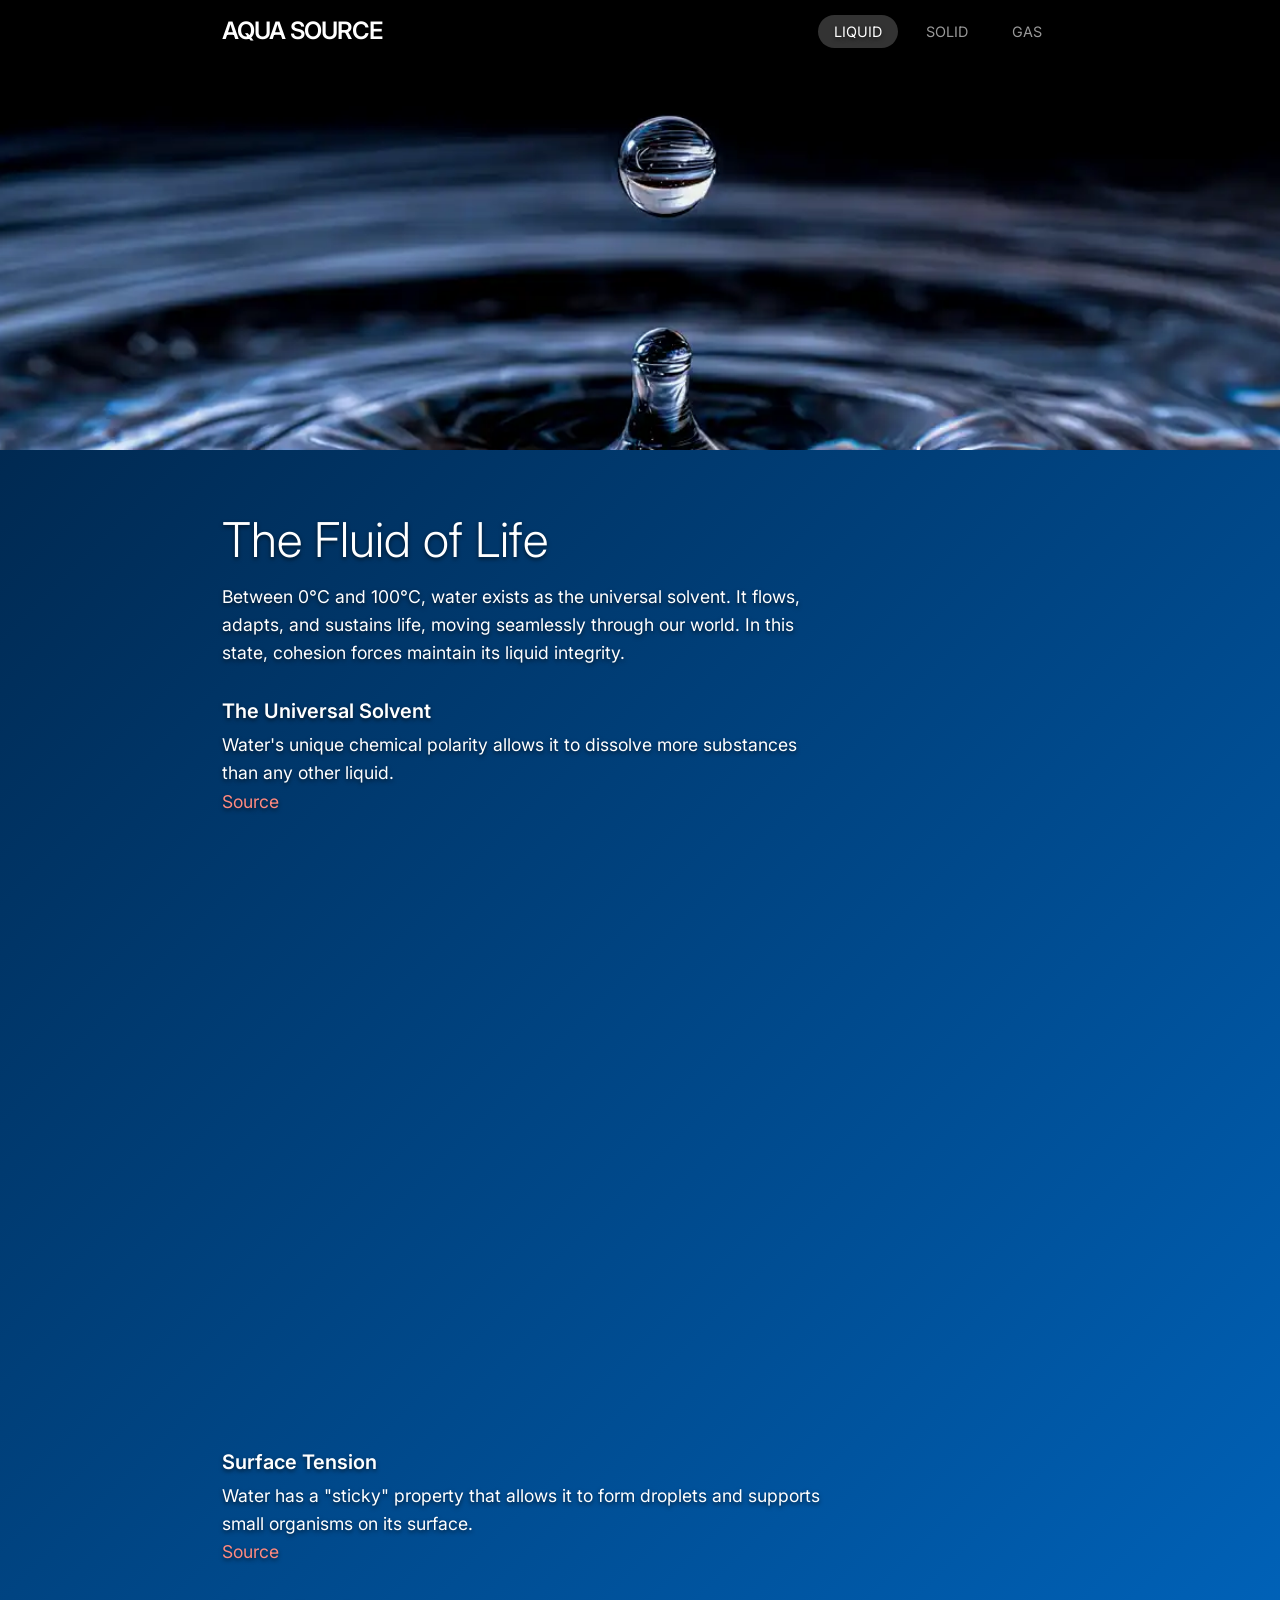
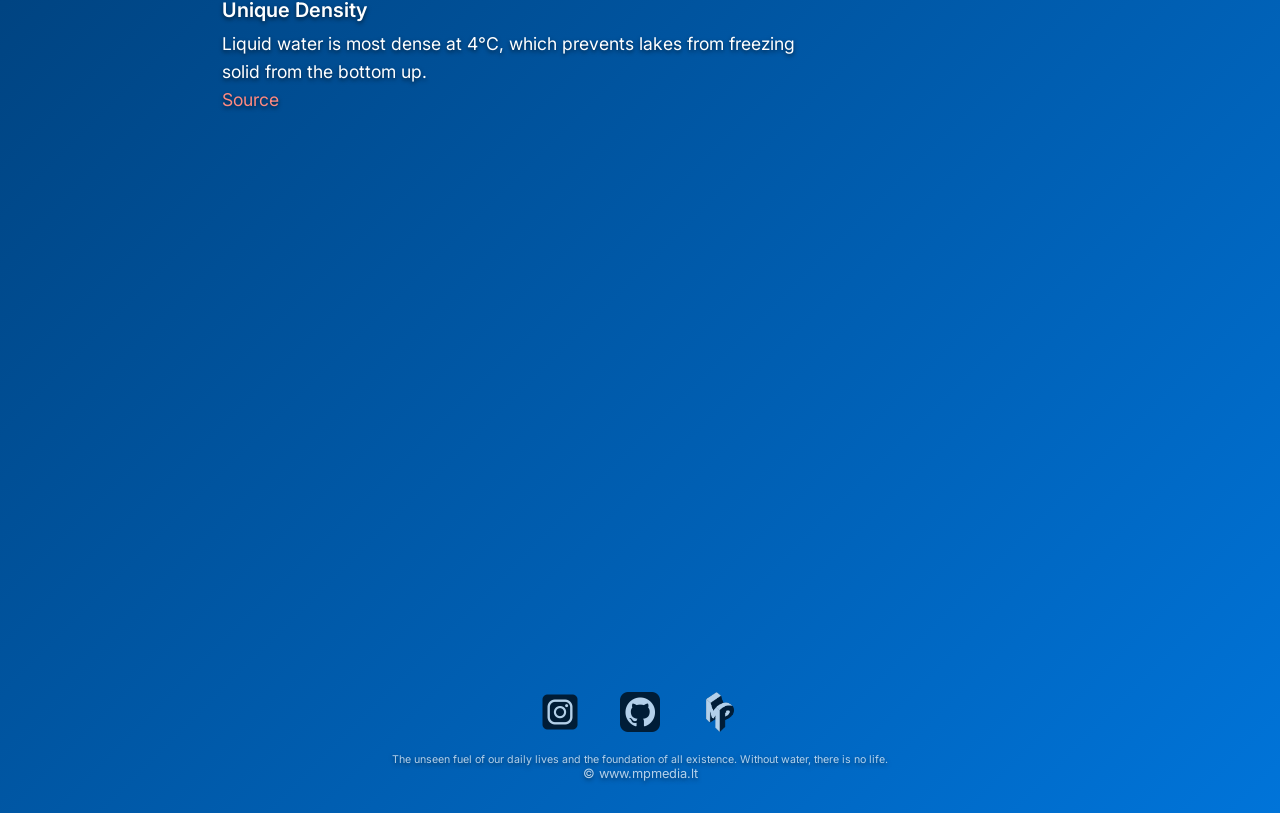
<file: index.html>
<!DOCTYPE html>
<html lang="en">
<head>
    <meta charset="UTF-8">
    <meta name="viewport" content="width=device-width, initial-scale=1.0">
    <title>Aqua Source</title>
    <link rel="stylesheet" href="style.css">
    <link rel="icon" type="image/x-icon" href="IMG/favicon.ico">
</head>
<body class="page-0">

<div id="app">
    <header>
        <div class="brand">Aqua Source</div>
        <nav id="navigation">
            <a href="index.html" class="active">LIQUID</a>
            <a href="solid.html">SOLID</a>
            <a href="gas.html">GAS</a>
        </nav>
    </header>
    
    <main id="viewport">
        <div class="photo-section" style="background-image: url('IMG/water_01_01.webp')"></div>
        <div class="text-section">
            <h1>The Fluid of Life</h1>
            <p class="description">Between 0°C and 100°C, water exists as the universal solvent. 
                It flows, adapts, and sustains life, moving seamlessly through our world. 
                In this state, cohesion forces maintain its liquid integrity.
            </p>

            <h2>The Universal Solvent</h2>
            <p class="description">Water's unique chemical polarity allows it to dissolve more substances than any 
                other liquid.
                <a class="info-source" href="https://www.usgs.gov/water-science-school/science/water-universal-solvent#:~:text=Water%20is%20called%20the%20%22universal,chemicals%2C%20minerals%2C%20and%20nutrients." target="_blank">
                    <br>Source
                </a>
            </p>
        </div>

        <div class="photo-section" style="background-image: url('IMG/water_01_02.webp')"></div>
        <div class="text-section">
            <h2>Surface Tension</h2>
            <p class="description">Water has a "sticky" property that allows it to form droplets 
                and supports small 
                organisms on its surface.
                <a class="info-source" href="https://www.nasa.gov/missions/station/iss-research/station-science-101-research-in-microgravity-higher-faster-longer" target="_blank">
                    <br>Source
                </a>
            </p>

            <h2>Unique Density</h2>
            <p class="description">Liquid water is most dense at 4°C, which prevents lakes from freezing solid from 
                the bottom up.
                <a class="info-source" href="https://www.usgs.gov/water-science-school/science/water-density" target="_blank">
                    <br>Source
                </a>
            </p> 
        </div>

        <div class="photo-section" style="background-image: url('IMG/water_01_03.webp')"></div>
    </main>

    <footer>
        
        <div class="footer-logo-container">
            <a href="https://www.instagram.com/m.petrauskas/" target="_blank"><img src="IMG/instagram_logo.png" alt=""></a>
            <a href="https://github.com/mantodinas" target="_blank"><img src="IMG/github_logo.png" alt=""></a>
            <a href="https://www.mpmedia.lt" target="_blank"><img src="IMG/mpmedia_logo.png" alt=""></a>
        </div>
        <small>The unseen fuel of our daily lives and the foundation of all existence. Without water, there is no life.</small>
        <br>&copy; www.mpmedia.lt
        
    </footer>
</div>

</body>
</html>
</file>
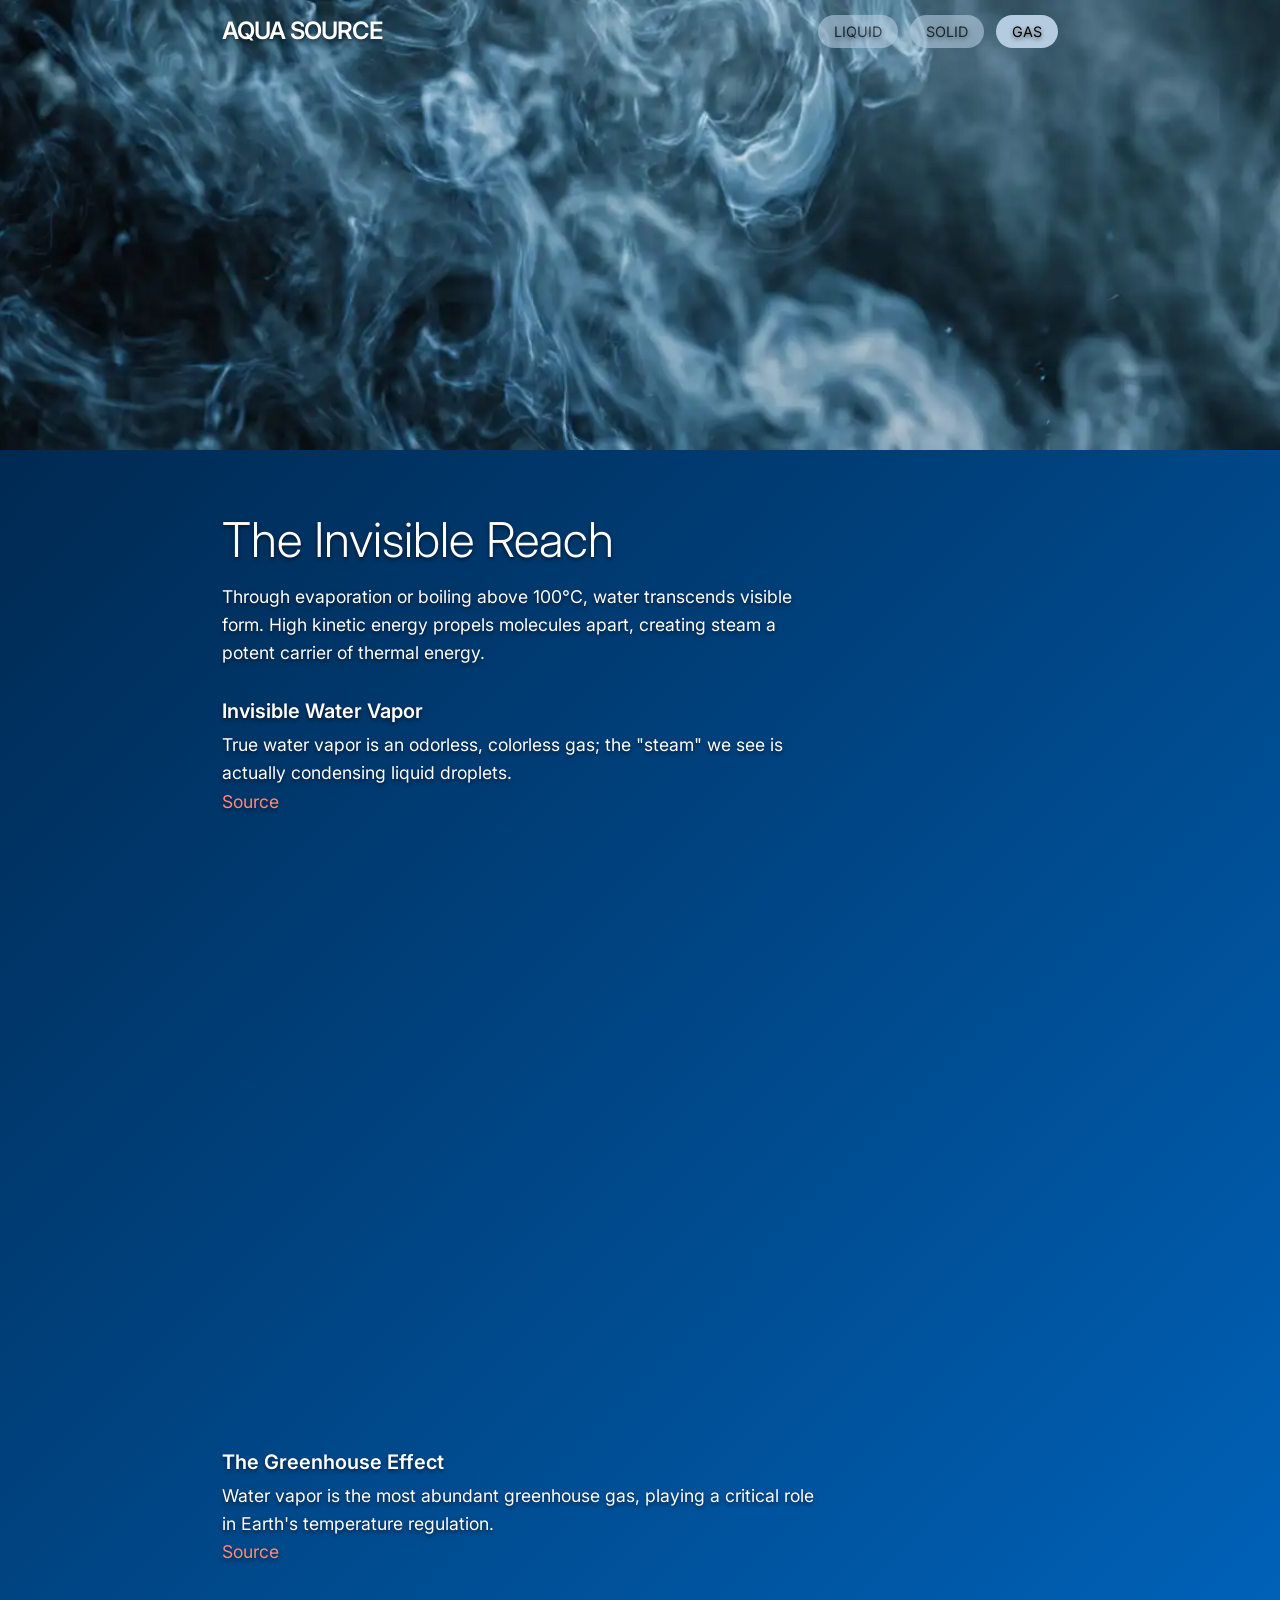
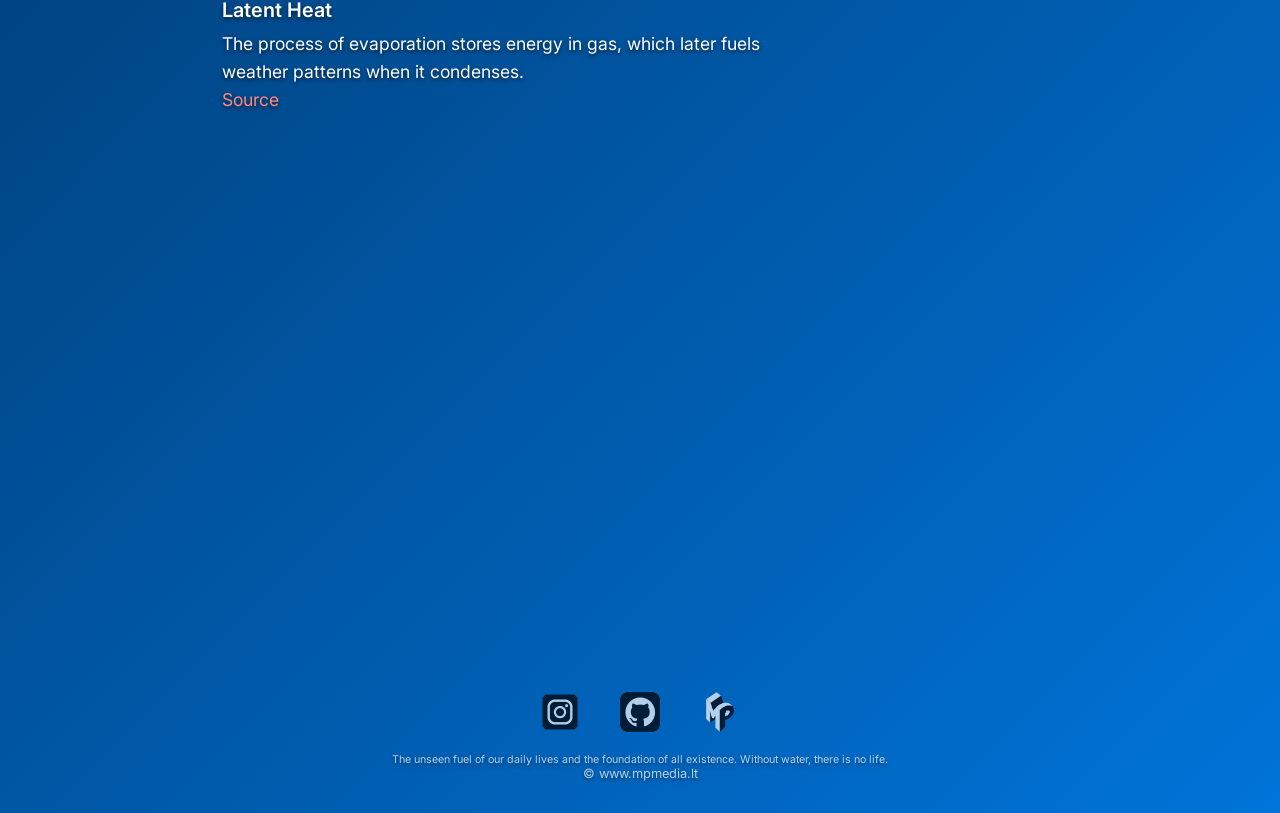
<file: gas.html>
<!DOCTYPE html>
<html lang="en">
<head>
    <meta charset="UTF-8">
    <meta name="viewport" content="width=device-width, initial-scale=1.0">
    <title>Aqua Source</title>
    <link rel="stylesheet" href="style.css">
    <link rel="icon" type="image/x-icon" href="IMG/favicon.ico">
</head>
<body class="page-2">

<div id="app">
    <header>
        <div class="brand">Aqua Source</div>
        <nav id="navigation">
            <a href="index.html">LIQUID</a>
            <a href="solid.html">SOLID</a>
            <a href="gas.html" class="active">GAS</a>
        </nav>
    </header>
    
    <main id="viewport">
        <div class="photo-section" style="background-image: url('IMG/water_03_01.webp')"></div>
        <div class="text-section">
            <h1>The Invisible Reach</h1>
            <p class="description">Through evaporation or boiling above 100°C, water transcends 
                visible form. High kinetic energy propels molecules apart, creating steam a potent 
                carrier of thermal energy.
            </p>

            <h2>Invisible Water Vapor</h2>
            <p class="description">True water vapor is an odorless, colorless gas; the "steam" we 
                see is actually condensing liquid droplets.
                <a class="info-source" href="https://courses.ems.psu.edu/learningweather/node/60" target="_blank">
                    <br>Source
                </a>
            </p>
        </div>

        <div class="photo-section" style="background-image: url('IMG/water_03_02.webp')"></div>
        <div class="text-section">  
            <h2>The Greenhouse Effect</h2>
            <p class="description">Water vapor is the most abundant greenhouse gas, playing a critical 
                role in Earth's temperature regulation.
                <a class="info-source" href="https://science.nasa.gov/earth/climate-change/steamy-relationships-how-atmospheric-water-vapor-amplifies-earths-greenhouse-effect/" target="_blank">
                    <br>Source
                </a>
            </p>

            <h2>Latent Heat</h2>
            <p class="description">The process of evaporation stores energy in gas, which later fuels 
                weather patterns when it condenses.
                <a class="info-source" href="https://science.gsfc.nasa.gov/earth/climate/researchareas/155" target="_blank">
                    <br>Source
                </a>
            </p>
        </div>

        <div class="photo-section" style="background-image: url('IMG/water_03_03.webp')"></div>
    </main>

    <footer>
        <div class="footer-logo-container">
            <a href="https://www.instagram.com/m.petrauskas/" target="_blank"><img src="IMG/instagram_logo.png" alt=""></a>
            <a href="https://github.com/mantodinas" target="_blank"><img src="IMG/github_logo.png" alt=""></a>
            <a href="https://www.mpmedia.lt" target="_blank"><img src="IMG/mpmedia_logo.png" alt=""></a>
        </div>
        <small>The unseen fuel of our daily lives and the foundation of all existence. Without water, there is no life.</small>
        <br>&copy; www.mpmedia.lt
    </footer>
</div>

</body>
</html>
</file>
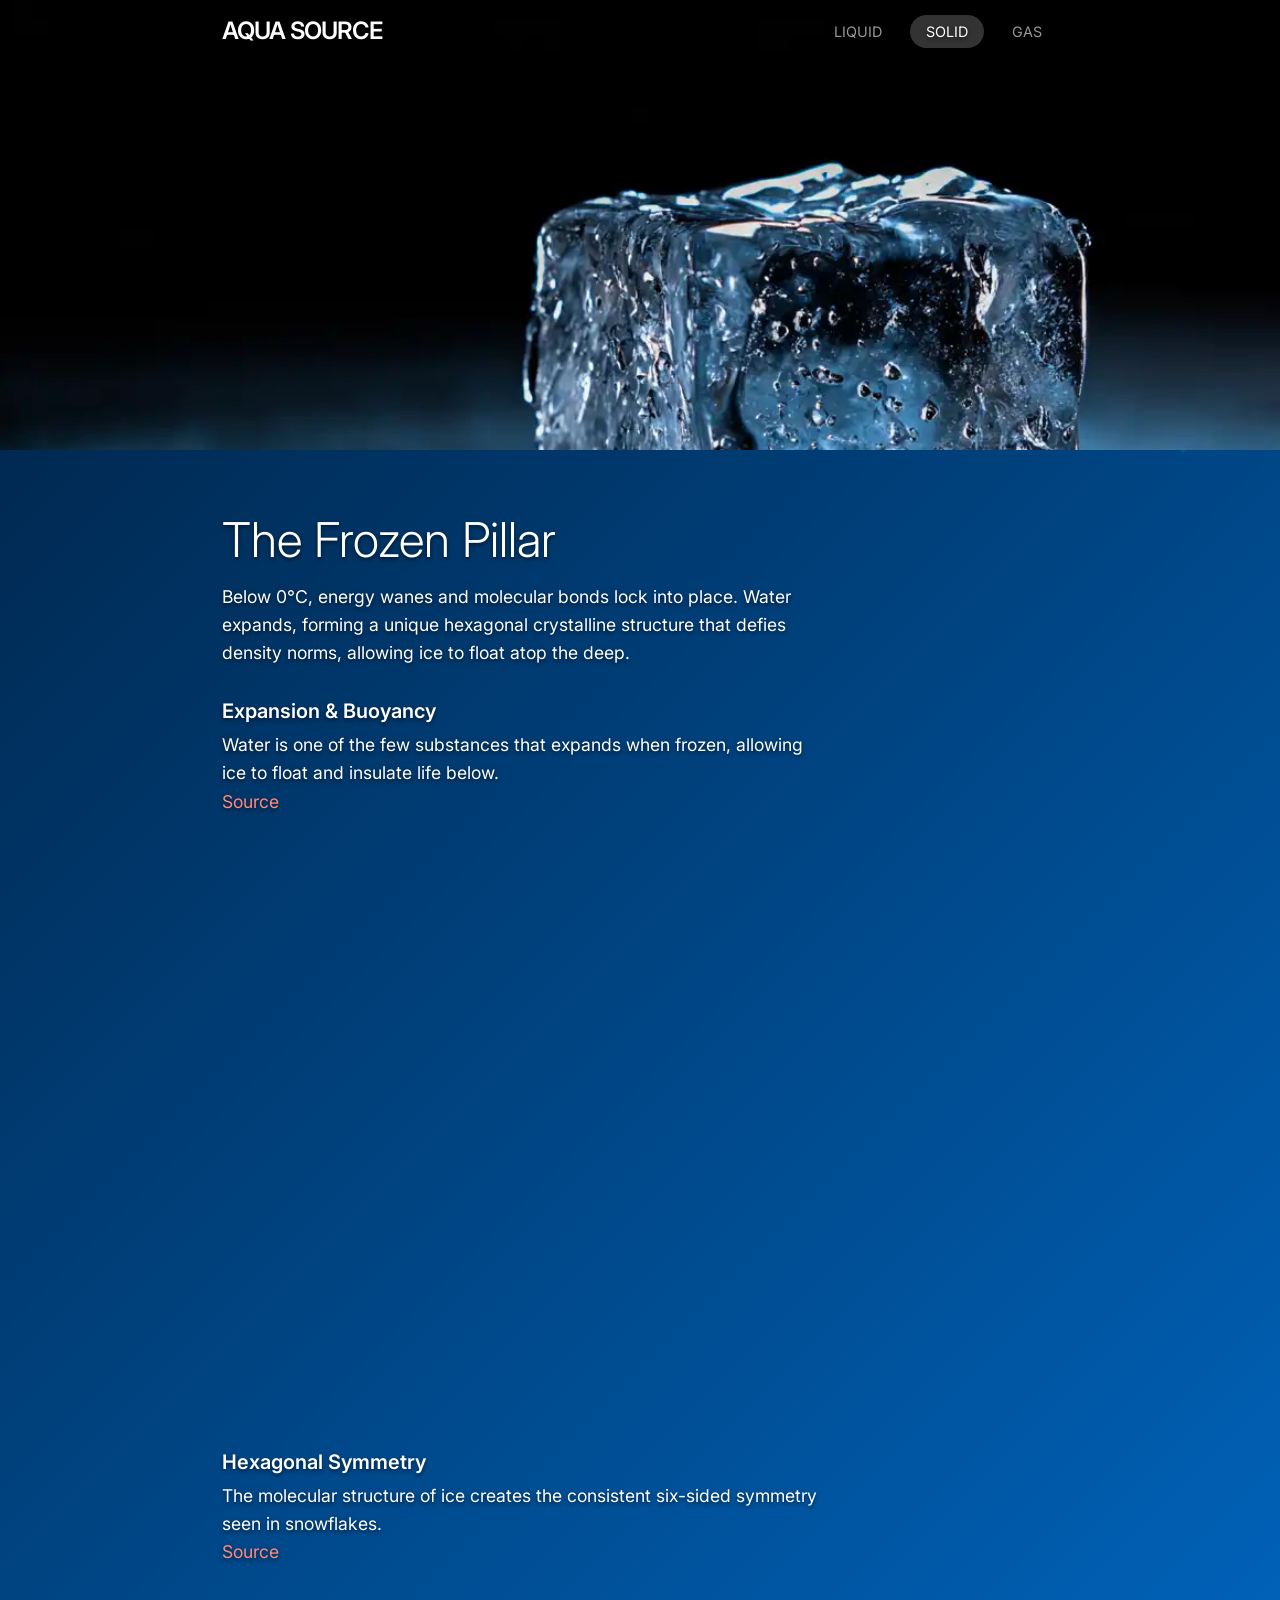
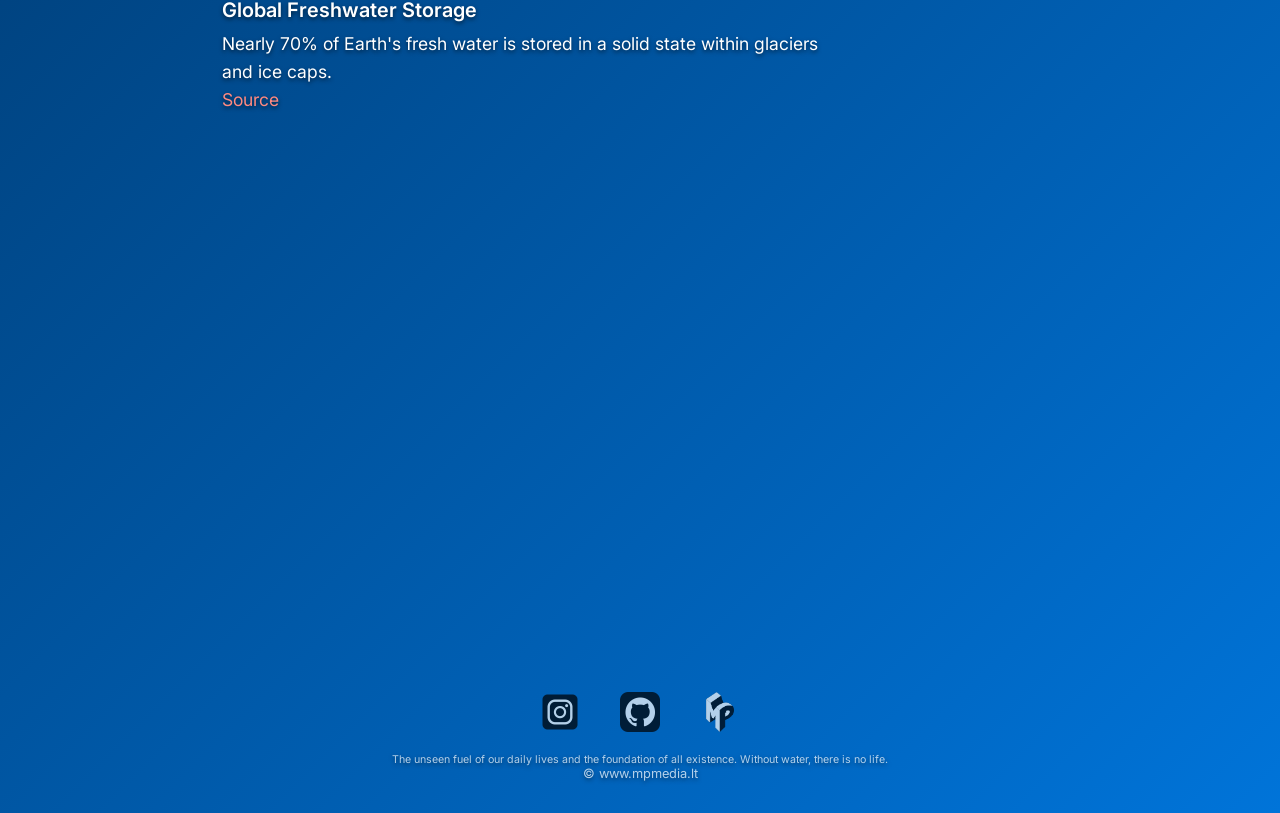
<file: solid.html>
<!DOCTYPE html>
<html lang="en">
<head>
    <meta charset="UTF-8">
    <meta name="viewport" content="width=device-width, initial-scale=1.0">
    <title>Aqua Source</title>
    <link rel="stylesheet" href="style.css">
    <link rel="icon" type="image/x-icon" href="IMG/favicon.ico">
</head>
<body class="page-1">

<div id="app">
    <header>
        <div class="brand">Aqua Source</div>
        <nav id="navigation">
            <a href="index.html">LIQUID</a>
            <a href="solid.html" class="active">SOLID</a>
            <a href="gas.html">GAS</a>
        </nav>
    </header>
    
    <main id="viewport">
        <div class="photo-section" style="background-image: url('IMG/water_02_01.webp')"></div>
        <div class="text-section">
            <h1>The Frozen Pillar</h1>
            <p class="description">Below 0°C, energy wanes and molecular bonds lock into place. 
                Water expands, forming a unique hexagonal crystalline structure that defies 
                density norms, allowing ice to float atop the deep.
            </p>

            <h2>Expansion & Buoyancy</h2>
            <p class="description">Water is one of the few substances that expands when frozen, 
                allowing ice to float and insulate life below.
                <a class="info-source" href="https://van.physics.illinois.edu/ask/listing/9302" target="_blank">
                    <br>Source
                </a>
            </p>
        </div>

        <div class="photo-section" style="background-image: url('IMG/water_02_02.webp')"></div>
        <div class="text-section">
            <h2>Hexagonal Symmetry</h2>
            <p class="description">The molecular structure of ice creates the consistent 
                six-sided symmetry seen in snowflakes.
                <a class="info-source" href="https://www.noaa.gov/stories/how-do-snowflakes-form-science-behind-snow" target="_blank">
                    <br>Source
                </a>
            </p>
            <h2>Global Freshwater Storage</h2>
            <p class="description">Nearly 70% of Earth's fresh water is stored in a solid state 
                within glaciers and ice caps.
                <a class="info-source" href="https://www.usgs.gov/water-science-school/science/ice-snow-and-glaciers-and-water-cycle" target="_blank">
                    <br>Source
                </a>
            </p>
        </div>

        <div class="photo-section" style="background-image: url('IMG/water_02_03.webp')"></div>
    </main>

    <footer>
        <div class="footer-logo-container">
            <a href="https://www.instagram.com/m.petrauskas/" target="_blank"><img src="IMG/instagram_logo.png" alt=""></a>
            <a href="https://github.com/mantodinas" target="_blank"><img src="IMG/github_logo.png" alt=""></a>
            <a href="https://www.mpmedia.lt" target="_blank"><img src="IMG/mpmedia_logo.png" alt=""></a>
        </div>
        <small>The unseen fuel of our daily lives and the foundation of all existence. Without water, there is no life.</small>
        <br>&copy; www.mpmedia.lt
    </footer>
</div>

</body>
</html>
</file>
<file: style.css>
@import url('https://fonts.googleapis.com/css2?family=Inter:wght@300;600&display=swap');

:root {
    --bg-liquid: linear-gradient(135deg, #001f3f 0%, #0074D9 100%);
    --bg-solid: #ffffff;
    --bg-gas: linear-gradient(to top, #cfd9df 0%, #e2ebf0 100%);
    
    --text-main: #ffffff;

    --accent-solid: #00FFFF;
    --transition-speed: 0.5s;
}

* {
    box-sizing: border-box;
    margin: 0;
    padding: 0;
}

body {
    font-family: 'Inter', sans-serif;
    min-height: 100vh;
    overflow-y: auto;
    transition: background var(--transition-speed) ease, color var(--transition-speed) ease;
    color: var(--text-main);
    text-shadow: 0 2px 4px rgba(0,0,0,0.6);
}

#app {
    display: flex;
    flex-direction: column;
    min-height: 100vh;
    padding: 0;
}

/* Header & Nav */
header {
    display: flex;
    justify-content: space-between;
    align-items: center;
    padding: 1rem 2rem;
    position: absolute;
    width: 100%;
    max-width: 900px;
    left: 50%;
    transform: translateX(-50%);
    z-index: 10;
}

.brand {
    font-weight: 600;
    font-size: 1.5rem;
    letter-spacing: -1px;
    text-transform: uppercase;
}

nav a {
    text-decoration: none;
    margin-left: 0.5rem;
    font-size: 0.9rem;
    opacity: 0.6;
    cursor: pointer;
    transition: all 0.3s ease;
    color: inherit;
    padding: 0.5rem 1rem;
    border-radius: 50px;
}

nav a:hover, nav a.active {
    opacity: 1;
    text-decoration: none;
    background: rgba(255, 255, 255, 0.2);
}

/* Main Content */
#viewport {
    flex: 1 0 auto;
    width: 100%;
}

.photo-section {
    width: 100%;
    height: 50vh;
    background-size: cover;
    background-position: center;
    background-attachment: fixed;
    margin: 0;
}

.text-section {
    max-width: 900px;
    margin: 0 auto;
    padding: 4rem 2rem;
    animation: fadeIn 1.2s ease;
}

h1 {
    font-size: 3rem;
    font-weight: 300;
    margin-bottom: 1rem;
    line-height: 1.1;
}

.description {
    font-size: 1.1rem;
    line-height: 1.6;
    margin-bottom: 2rem;
    max-width: 600px;
}

.info-source {
    color: #ff8a80;
    text-decoration: none;
}

h2 {
    font-size: 1.25rem;
    font-weight: 600;
    margin-top: 1.5rem;
    margin-bottom: 0.5rem;
}

p {
    margin-bottom: 1rem;
    line-height: 1.5;
    max-width: 600px;
}

/* Footer */
footer {
    font-size: 0.8rem;
    opacity: 0.7;
    text-align: center;
    padding: 2rem;
    width: 100%;
    max-width: 900px;
    margin: 0 auto;
}

.footer-logo-container {
    display: flex;
    justify-content: center;
    gap: 2.5rem;
    margin-bottom: 1rem;
}

.footer-logo-container img {
    width: 40px;
    height: 40px;
    object-fit: contain;
    transition: transform 0.3s ease;
}

.footer-logo-container img:hover {
    transform: scale(1.1);
}

/* Themes */
/* Page 1: Liquid */
body.page-0 {
    background: var(--bg-liquid);
}

/* Page 2: Solid */
body.page-1 {
    background: var(--bg-liquid);
}

body.page-1::before {
    content: '';
    position: absolute;
    top: -10%;
    right: -10%;
    width: 50vh;
    height: 50vh;
    background: var(--accent-solid);
    opacity: 0.1;
    transform: rotate(45deg);
    z-index: -1;
}

/* Page 3: Gas */
body.page-2 {
    background: var(--bg-liquid);
}

body.page-2 nav a {
    color: #000000;
    background-color: #b5cce0;
}

@keyframes fadeIn {
    from { opacity: 0; transform: translateY(10px); }
    to { opacity: 1; transform: translateY(0); }
}

/* Mobile Responsive */
@media (max-width: 600px) {
    h1 { font-size: 2rem; }
    header { flex-direction: column; align-items: center; gap: 1rem; }
    nav { width: 100%; display: flex; flex-direction: column; gap: 0.5rem; }
    nav a { margin: 0; width: 100%; text-align: center; }
    .text-section { padding: 2rem 1.5rem; }
}
</file>
